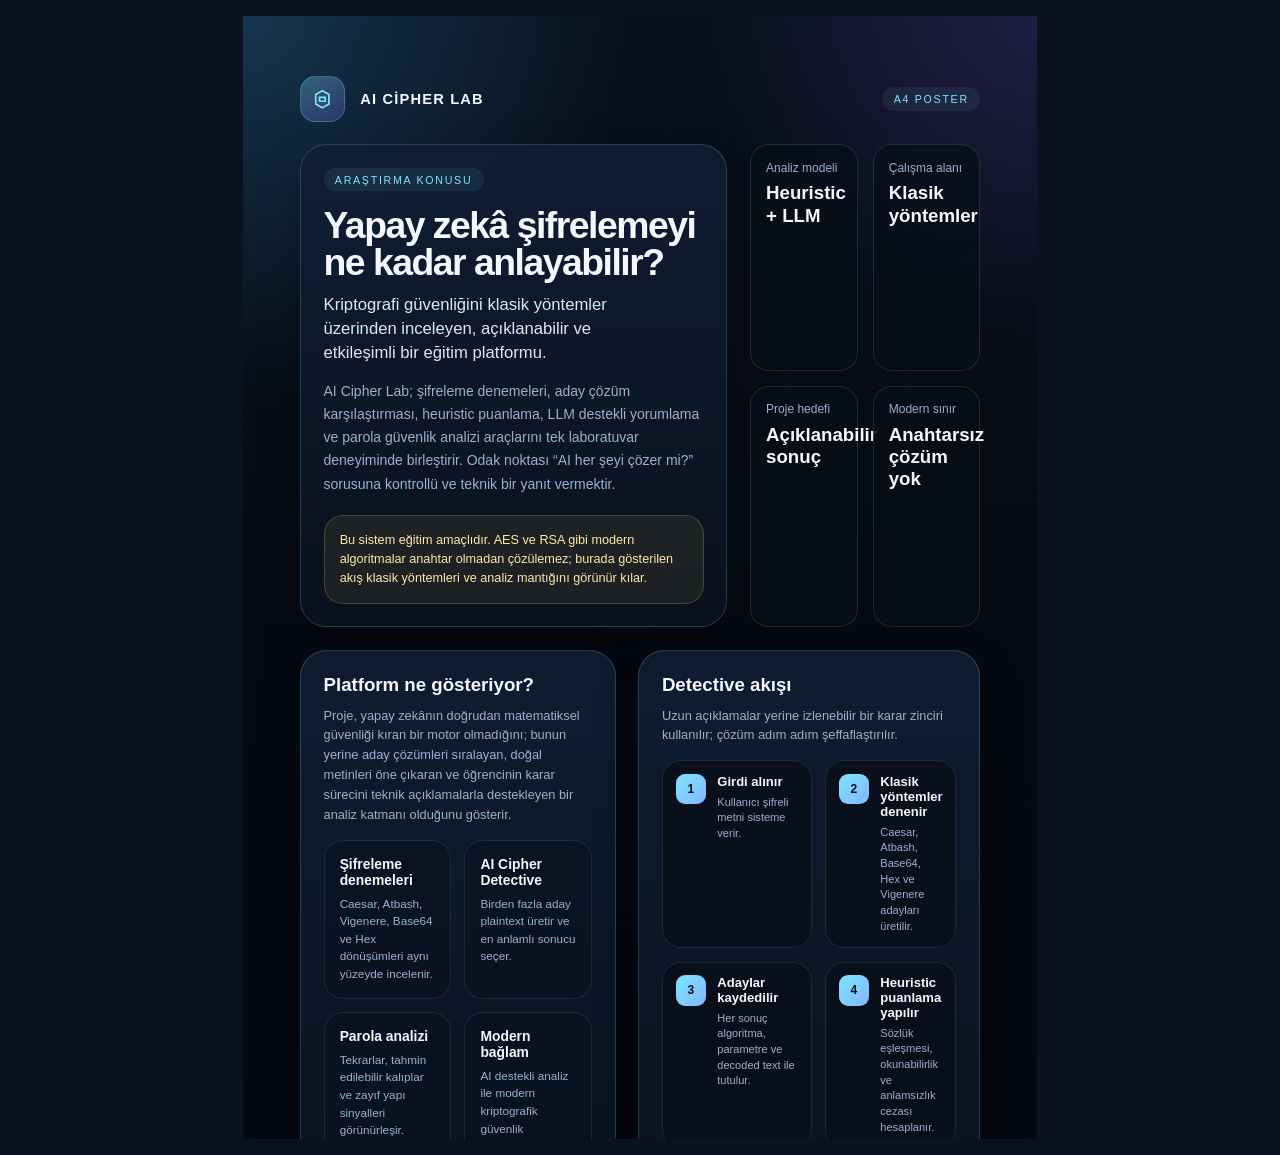
<file: frontend/poster-a4.html>
<!DOCTYPE html>
<html lang="tr">
  <head>
    <meta charset="UTF-8" />
    <meta name="viewport" content="width=device-width, initial-scale=1.0" />
    <title>AI Cipher Lab Poster</title>
    <style>
      @page {
        size: A4 portrait;
        margin: 0;
      }

      :root {
        --bg: #07101c;
        --panel: rgba(14, 24, 42, 0.9);
        --panel-soft: rgba(19, 31, 55, 0.78);
        --line: rgba(124, 230, 255, 0.2);
        --text: #f4f7ff;
        --muted: #9ab0d0;
        --accent: #7ce6ff;
        --accent-strong: #43b7ff;
        --good: #46e2a0;
        --warn: #ffd166;
        --danger: #ff6b8a;
      }

      * {
        box-sizing: border-box;
      }

      html,
      body {
        margin: 0;
        padding: 0;
        background: #0a1220;
        font-family: "Segoe UI", Arial, sans-serif;
        color: var(--text);
      }

      body {
        display: grid;
        place-items: center;
        min-height: 100vh;
        padding: 16px;
      }

      .poster-page {
        width: 210mm;
        height: 297mm;
        overflow: hidden;
        position: relative;
        background:
          radial-gradient(circle at top left, rgba(67, 183, 255, 0.22), transparent 28%),
          radial-gradient(circle at top right, rgba(139, 92, 246, 0.18), transparent 24%),
          linear-gradient(180deg, #09101c 0%, #060911 56%, #04070d 100%);
      }

      .poster-page::before {
        content: "";
        position: absolute;
        inset: 0;
        background-image:
          linear-gradient(rgba(255, 255, 255, 0.03) 1px, transparent 1px),
          linear-gradient(90deg, rgba(255, 255, 255, 0.03) 1px, transparent 1px);
        background-size: 16mm 16mm;
        mask-image: radial-gradient(circle at center, black 54%, transparent 100%);
        opacity: 0.28;
        pointer-events: none;
      }

      .poster {
        position: relative;
        z-index: 1;
        height: 100%;
        padding: 16mm 15mm 14mm;
        display: grid;
        grid-template-rows: auto auto auto 1fr auto;
        gap: 6mm;
      }

      .topbar {
        display: flex;
        align-items: center;
        justify-content: space-between;
        gap: 6mm;
      }

      .brand {
        display: flex;
        align-items: center;
        gap: 4mm;
        font-size: 11pt;
        font-weight: 700;
        letter-spacing: 0.08em;
        text-transform: uppercase;
      }

      .brand-mark {
        width: 12mm;
        height: 12mm;
        border-radius: 4mm;
        display: grid;
        place-items: center;
        background: linear-gradient(145deg, rgba(124, 230, 255, 0.3), rgba(139, 92, 246, 0.24));
        border: 0.3mm solid rgba(124, 230, 255, 0.24);
      }

      .brand-mark svg {
        width: 6mm;
        height: 6mm;
        color: var(--accent);
      }

      .eyebrow {
        display: inline-flex;
        padding: 1.5mm 3mm;
        border-radius: 999px;
        background: rgba(124, 230, 255, 0.08);
        color: var(--accent);
        font-size: 8pt;
        letter-spacing: 0.16em;
        text-transform: uppercase;
      }

      .hero {
        display: grid;
        grid-template-columns: 1.3fr 0.7fr;
        gap: 6mm;
      }

      .panel {
        background: linear-gradient(180deg, rgba(17, 30, 52, 0.88), rgba(11, 19, 32, 0.78));
        border: 0.3mm solid var(--line);
        border-radius: 7mm;
        padding: 6mm;
        box-shadow: 0 5mm 12mm rgba(0, 0, 0, 0.22);
      }

      h1,
      h2,
      h3,
      p {
        margin: 0;
      }

      h1 {
        margin-top: 4mm;
        font-size: 28pt;
        line-height: 1;
        letter-spacing: -0.04em;
      }

      .subtitle {
        margin-top: 3mm;
        font-size: 12.5pt;
        color: #dce7fb;
        line-height: 1.45;
        max-width: 34ch;
      }

      .lead {
        margin-top: 4mm;
        color: var(--muted);
        font-size: 10.5pt;
        line-height: 1.65;
      }

      .warning {
        margin-top: 5mm;
        padding: 4mm;
        border-radius: 5mm;
        background: rgba(255, 209, 102, 0.08);
        border: 0.3mm solid rgba(255, 209, 102, 0.2);
        color: #ffe7a7;
        font-size: 9.5pt;
        line-height: 1.5;
      }

      .stats {
        display: grid;
        grid-template-columns: repeat(2, minmax(0, 1fr));
        gap: 4mm;
      }

      .stat {
        background: rgba(8, 15, 25, 0.84);
        border: 0.3mm solid rgba(124, 230, 255, 0.14);
        border-radius: 5mm;
        padding: 4mm;
        min-height: 28mm;
      }

      .stat span {
        display: block;
        color: var(--muted);
        font-size: 9pt;
        margin-bottom: 2mm;
      }

      .stat strong {
        display: block;
        font-size: 14pt;
        line-height: 1.2;
      }

      .section-title {
        font-size: 14pt;
        line-height: 1.2;
        margin-bottom: 2.5mm;
      }

      .section-copy {
        color: var(--muted);
        font-size: 9.6pt;
        line-height: 1.55;
      }

      .mid-grid {
        display: grid;
        grid-template-columns: 1fr 1fr;
        gap: 6mm;
      }

      .cards {
        display: grid;
        grid-template-columns: 1fr 1fr;
        gap: 3.5mm;
        margin-top: 4mm;
      }

      .card {
        background: rgba(10, 18, 31, 0.74);
        border: 0.3mm solid rgba(124, 230, 255, 0.12);
        border-radius: 5mm;
        padding: 4mm;
      }

      .card h3 {
        font-size: 10.4pt;
        margin-bottom: 1.8mm;
      }

      .card p {
        color: var(--muted);
        font-size: 8.8pt;
        line-height: 1.5;
      }

      .flow {
        display: grid;
        grid-template-columns: 1fr 1fr;
        gap: 3.5mm;
        margin-top: 4mm;
      }

      .step {
        display: grid;
        grid-template-columns: 8mm 1fr;
        gap: 3mm;
        padding: 3.4mm;
        border-radius: 5mm;
        background: rgba(8, 15, 25, 0.78);
        border: 0.3mm solid rgba(124, 230, 255, 0.12);
      }

      .step-index {
        width: 8mm;
        height: 8mm;
        display: grid;
        place-items: center;
        border-radius: 2.4mm;
        background: linear-gradient(135deg, var(--accent), #83b6ff);
        color: #05111d;
        font-size: 9pt;
        font-weight: 800;
      }

      .step h3 {
        font-size: 9.8pt;
        margin-bottom: 1.4mm;
      }

      .step p {
        color: var(--muted);
        font-size: 8.3pt;
        line-height: 1.42;
      }

      .bottom-grid {
        display: grid;
        grid-template-columns: 1.05fr 0.95fr;
        gap: 6mm;
      }

      .compare {
        display: grid;
        gap: 3.5mm;
        margin-top: 4mm;
      }

      .compare-box {
        padding: 4mm;
        border-radius: 5mm;
        border: 0.3mm solid rgba(124, 230, 255, 0.12);
      }

      .compare-good {
        background: linear-gradient(180deg, rgba(9, 30, 24, 0.84), rgba(8, 18, 17, 0.68));
        border-color: rgba(70, 226, 160, 0.16);
      }

      .compare-risk {
        background: linear-gradient(180deg, rgba(39, 20, 28, 0.84), rgba(20, 11, 16, 0.68));
        border-color: rgba(255, 107, 138, 0.16);
      }

      .compare-box h3 {
        font-size: 10.4pt;
        margin-bottom: 2mm;
      }

      ul {
        margin: 0;
        padding-left: 4.5mm;
        color: var(--muted);
        font-size: 8.8pt;
        line-height: 1.5;
      }

      li + li {
        margin-top: 1mm;
      }

      .quote {
        margin-top: 4mm;
        padding: 5mm;
        border-radius: 5mm;
        background: rgba(124, 230, 255, 0.06);
        border: 0.3mm solid rgba(124, 230, 255, 0.14);
      }

      .quote strong {
        display: block;
        color: var(--accent);
        font-size: 8.5pt;
        letter-spacing: 0.14em;
        text-transform: uppercase;
        margin-bottom: 2mm;
      }

      .quote p {
        font-size: 12pt;
        line-height: 1.45;
      }

      .footer {
        display: flex;
        align-items: end;
        justify-content: space-between;
        gap: 6mm;
        padding-top: 2mm;
      }

      .footer-note {
        color: var(--muted);
        font-size: 8.4pt;
        line-height: 1.45;
        max-width: 42ch;
      }

      .footer-badge {
        padding: 3mm 4mm;
        border-radius: 999px;
        background: rgba(124, 230, 255, 0.08);
        border: 0.3mm solid rgba(124, 230, 255, 0.16);
        color: var(--accent);
        font-size: 8.5pt;
        white-space: nowrap;
      }

      @media print {
        body {
          padding: 0;
          background: transparent;
        }
      }
    </style>
  </head>
  <body>
    <div class="poster-page">
      <div class="poster">
        <div class="topbar">
          <div class="brand">
            <span class="brand-mark">
              <svg viewBox="0 0 24 24" fill="none" stroke="currentColor" stroke-width="1.8">
                <path d="M12 3l7 4v10l-7 4-7-4V7l7-4z"></path>
                <path d="M9 10h6v4H9z"></path>
              </svg>
            </span>
            <span>AI Cipher Lab</span>
          </div>
          <span class="eyebrow">A4 Poster</span>
        </div>

        <section class="hero">
          <article class="panel">
            <span class="eyebrow">Araştırma konusu</span>
            <h1>Yapay zekâ şifrelemeyi ne kadar anlayabilir?</h1>
            <p class="subtitle">
              Kriptografi güvenliğini klasik yöntemler üzerinden inceleyen, açıklanabilir ve
              etkileşimli bir eğitim platformu.
            </p>
            <p class="lead">
              AI Cipher Lab; şifreleme denemeleri, aday çözüm karşılaştırması, heuristic puanlama,
              LLM destekli yorumlama ve parola güvenlik analizi araçlarını tek laboratuvar
              deneyiminde birleştirir. Odak noktası “AI her şeyi çözer mi?” sorusuna kontrollü ve
              teknik bir yanıt vermektir.
            </p>
            <div class="warning">
              Bu sistem eğitim amaçlıdır. AES ve RSA gibi modern algoritmalar anahtar olmadan
              çözülemez; burada gösterilen akış klasik yöntemleri ve analiz mantığını görünür kılar.
            </div>
          </article>

          <aside class="stats">
            <div class="stat">
              <span>Analiz modeli</span>
              <strong>Heuristic + LLM</strong>
            </div>
            <div class="stat">
              <span>Çalışma alanı</span>
              <strong>Klasik yöntemler</strong>
            </div>
            <div class="stat">
              <span>Proje hedefi</span>
              <strong>Açıklanabilir sonuç</strong>
            </div>
            <div class="stat">
              <span>Modern sınır</span>
              <strong>Anahtarsız çözüm yok</strong>
            </div>
          </aside>
        </section>

        <section class="mid-grid">
          <article class="panel">
            <h2 class="section-title">Platform ne gösteriyor?</h2>
            <p class="section-copy">
              Proje, yapay zekânın doğrudan matematiksel güvenliği kıran bir motor olmadığını;
              bunun yerine aday çözümleri sıralayan, doğal metinleri öne çıkaran ve öğrencinin karar
              sürecini teknik açıklamalarla destekleyen bir analiz katmanı olduğunu gösterir.
            </p>
            <div class="cards">
              <div class="card">
                <h3>Şifreleme denemeleri</h3>
                <p>Caesar, Atbash, Vigenere, Base64 ve Hex dönüşümleri aynı yüzeyde incelenir.</p>
              </div>
              <div class="card">
                <h3>AI Cipher Detective</h3>
                <p>Birden fazla aday plaintext üretir ve en anlamlı sonucu seçer.</p>
              </div>
              <div class="card">
                <h3>Parola analizi</h3>
                <p>Tekrarlar, tahmin edilebilir kalıplar ve zayıf yapı sinyalleri görünürleşir.</p>
              </div>
              <div class="card">
                <h3>Modern bağlam</h3>
                <p>AI destekli analiz ile modern kriptografik güvenlik arasındaki fark netleşir.</p>
              </div>
            </div>
          </article>

          <article class="panel">
            <h2 class="section-title">Detective akışı</h2>
            <p class="section-copy">
              Uzun açıklamalar yerine izlenebilir bir karar zinciri kullanılır; çözüm adım adım
              şeffaflaştırılır.
            </p>
            <div class="flow">
              <div class="step">
                <span class="step-index">1</span>
                <div>
                  <h3>Girdi alınır</h3>
                  <p>Kullanıcı şifreli metni sisteme verir.</p>
                </div>
              </div>
              <div class="step">
                <span class="step-index">2</span>
                <div>
                  <h3>Klasik yöntemler denenir</h3>
                  <p>Caesar, Atbash, Base64, Hex ve Vigenere adayları üretilir.</p>
                </div>
              </div>
              <div class="step">
                <span class="step-index">3</span>
                <div>
                  <h3>Adaylar kaydedilir</h3>
                  <p>Her sonuç algoritma, parametre ve decoded text ile tutulur.</p>
                </div>
              </div>
              <div class="step">
                <span class="step-index">4</span>
                <div>
                  <h3>Heuristic puanlama yapılır</h3>
                  <p>Sözlük eşleşmesi, okunabilirlik ve anlamsızlık cezası hesaplanır.</p>
                </div>
              </div>
              <div class="step">
                <span class="step-index">5</span>
                <div>
                  <h3>LLM karşılaştırma yapar</h3>
                  <p>AI yeni çözüm üretmez; mevcut adaylar arasından seçim yapar.</p>
                </div>
              </div>
              <div class="step">
                <span class="step-index">6</span>
                <div>
                  <h3>Nihai çıktı sunulur</h3>
                  <p>En güçlü aday ve açıklayıcı yorum kullanıcıya gösterilir.</p>
                </div>
              </div>
            </div>
          </article>
        </section>

        <section class="bottom-grid">
          <article class="panel">
            <h2 class="section-title">AI ne yapabilir, ne yapamaz?</h2>
            <div class="compare">
              <div class="compare-box compare-good">
                <h3>Gerçek katkı</h3>
                <ul>
                  <li>Aday sonuçları hızlı karşılaştırır.</li>
                  <li>Doğal görünen plaintextleri öne çıkarır.</li>
                  <li>Zayıf parola örüntülerini görünür kılar.</li>
                  <li>Öğrenme sürecini teknik ama anlaşılır hale getirir.</li>
                </ul>
              </div>
              <div class="compare-box compare-risk">
                <h3>Temel sınırlar</h3>
                <ul>
                  <li>AES ve RSA gibi modern algoritmaları anahtarsız çözemez.</li>
                  <li>Matematiksel güvenliği sihirli biçimde aşamaz.</li>
                  <li>Her şifreli metin için doğru plaintext garantisi vermez.</li>
                  <li>İnsan doğrulaması hâlâ gereklidir.</li>
                </ul>
              </div>
            </div>
          </article>

          <article class="panel">
            <h2 class="section-title">Projenin ana sonucu</h2>
            <div class="quote">
              <strong>Sonuç</strong>
              <p>
                Yapay zekâ analiz sürecini destekleyebilir; ancak güvenli şifreleme tasarımının
                yerini alamaz. Modern kriptografide belirleyici olan hâlâ doğru algoritma, sağlam
                anahtar yönetimi ve insan tarafından doğrulanan güvenlik mühendisliğidir.
              </p>
            </div>
          </article>
        </section>

        <footer class="footer">
          <p class="footer-note">
            AI Cipher Lab, klasik şifreleme örnekleri üzerinden açıklanabilir güvenlik analizi
            sunmak için tasarlanmış bir eğitim projesidir.
          </p>
          <span class="footer-badge">A4 baskı için hazır</span>
        </footer>
      </div>
    </div>
  </body>
</html>
</file>
